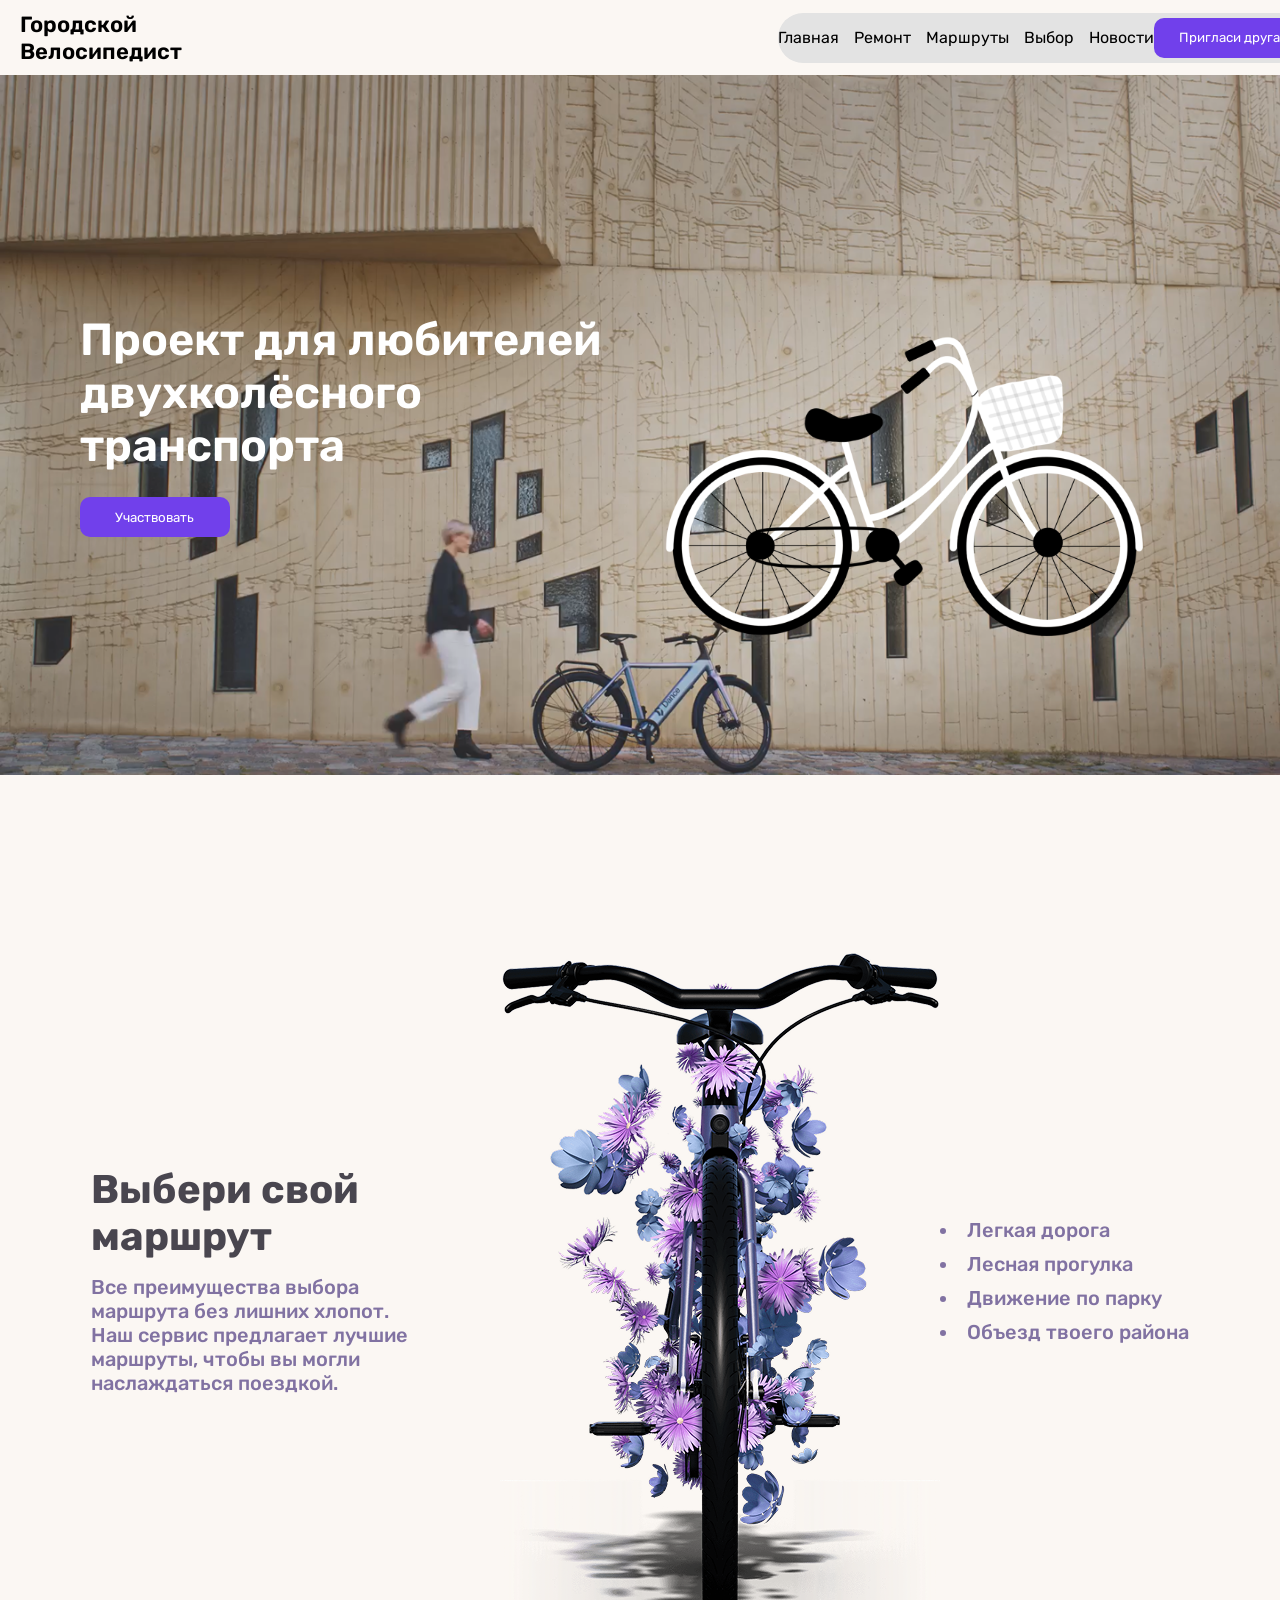
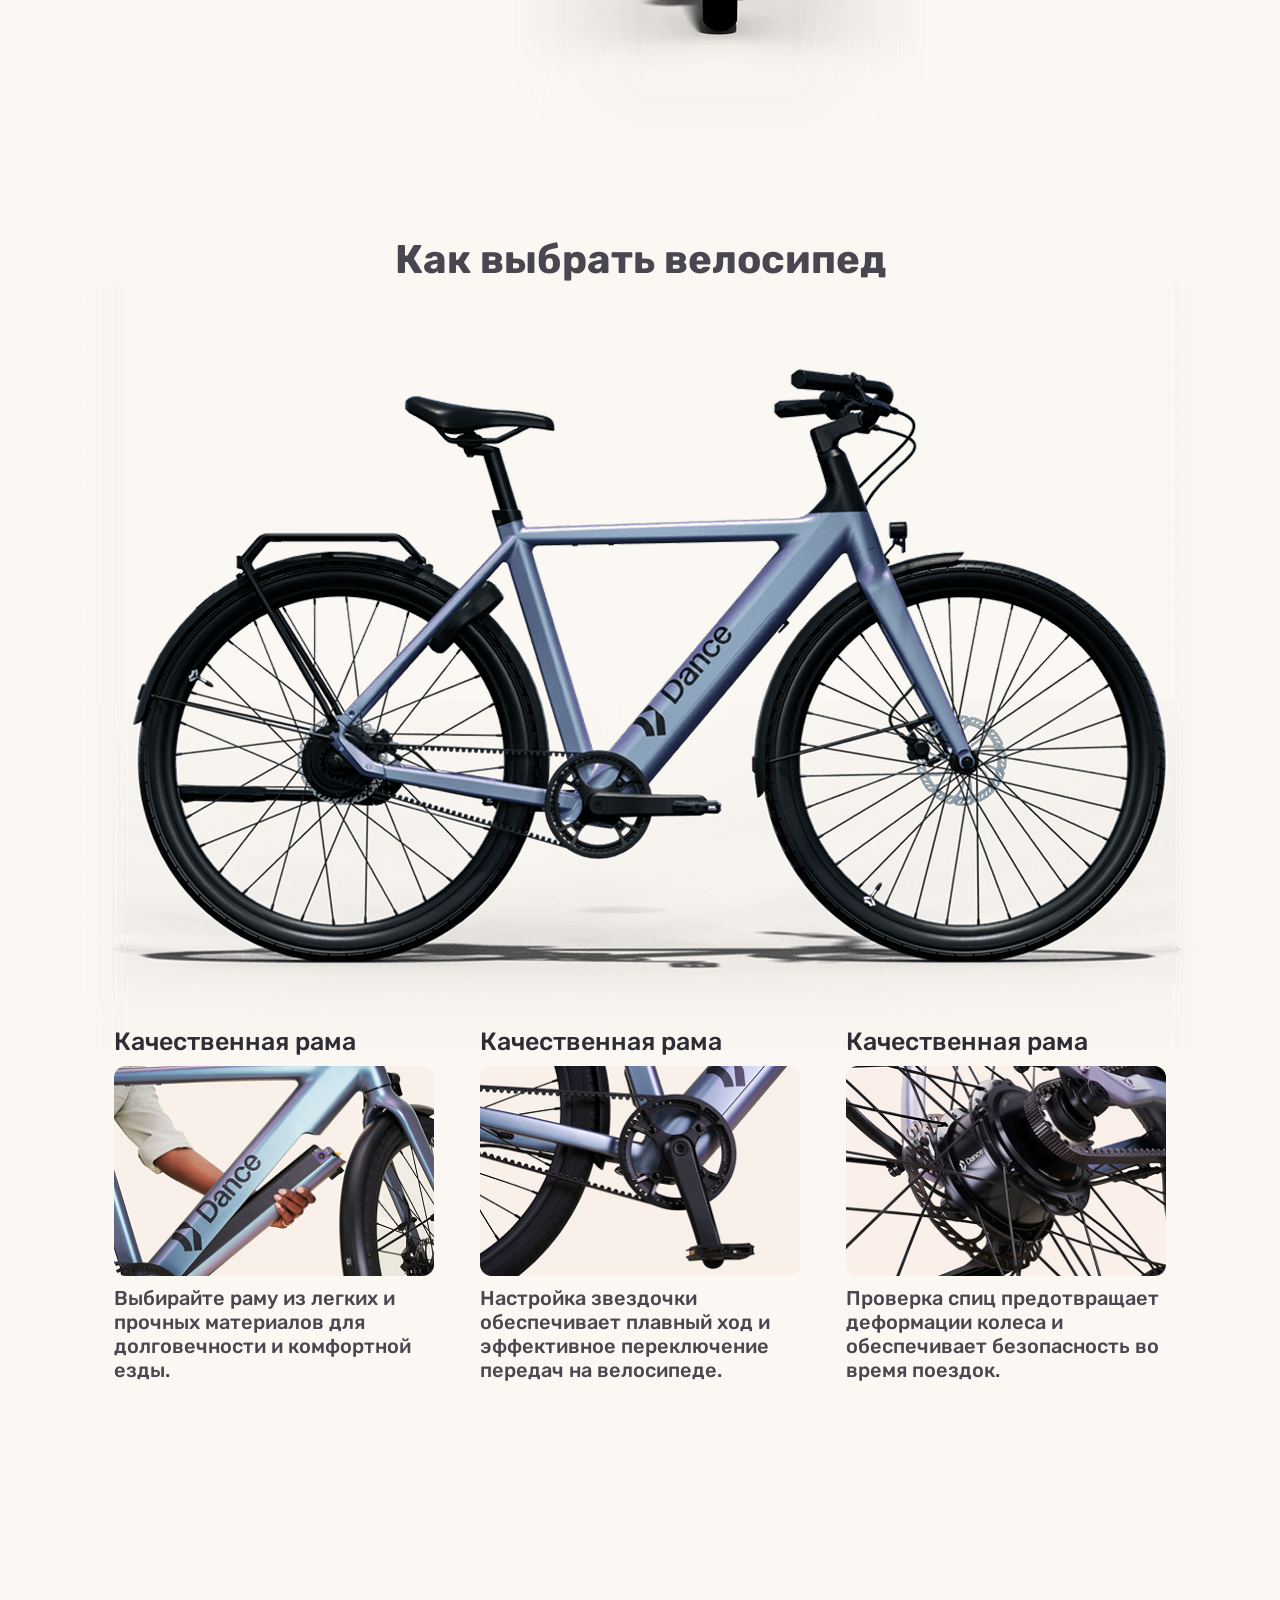
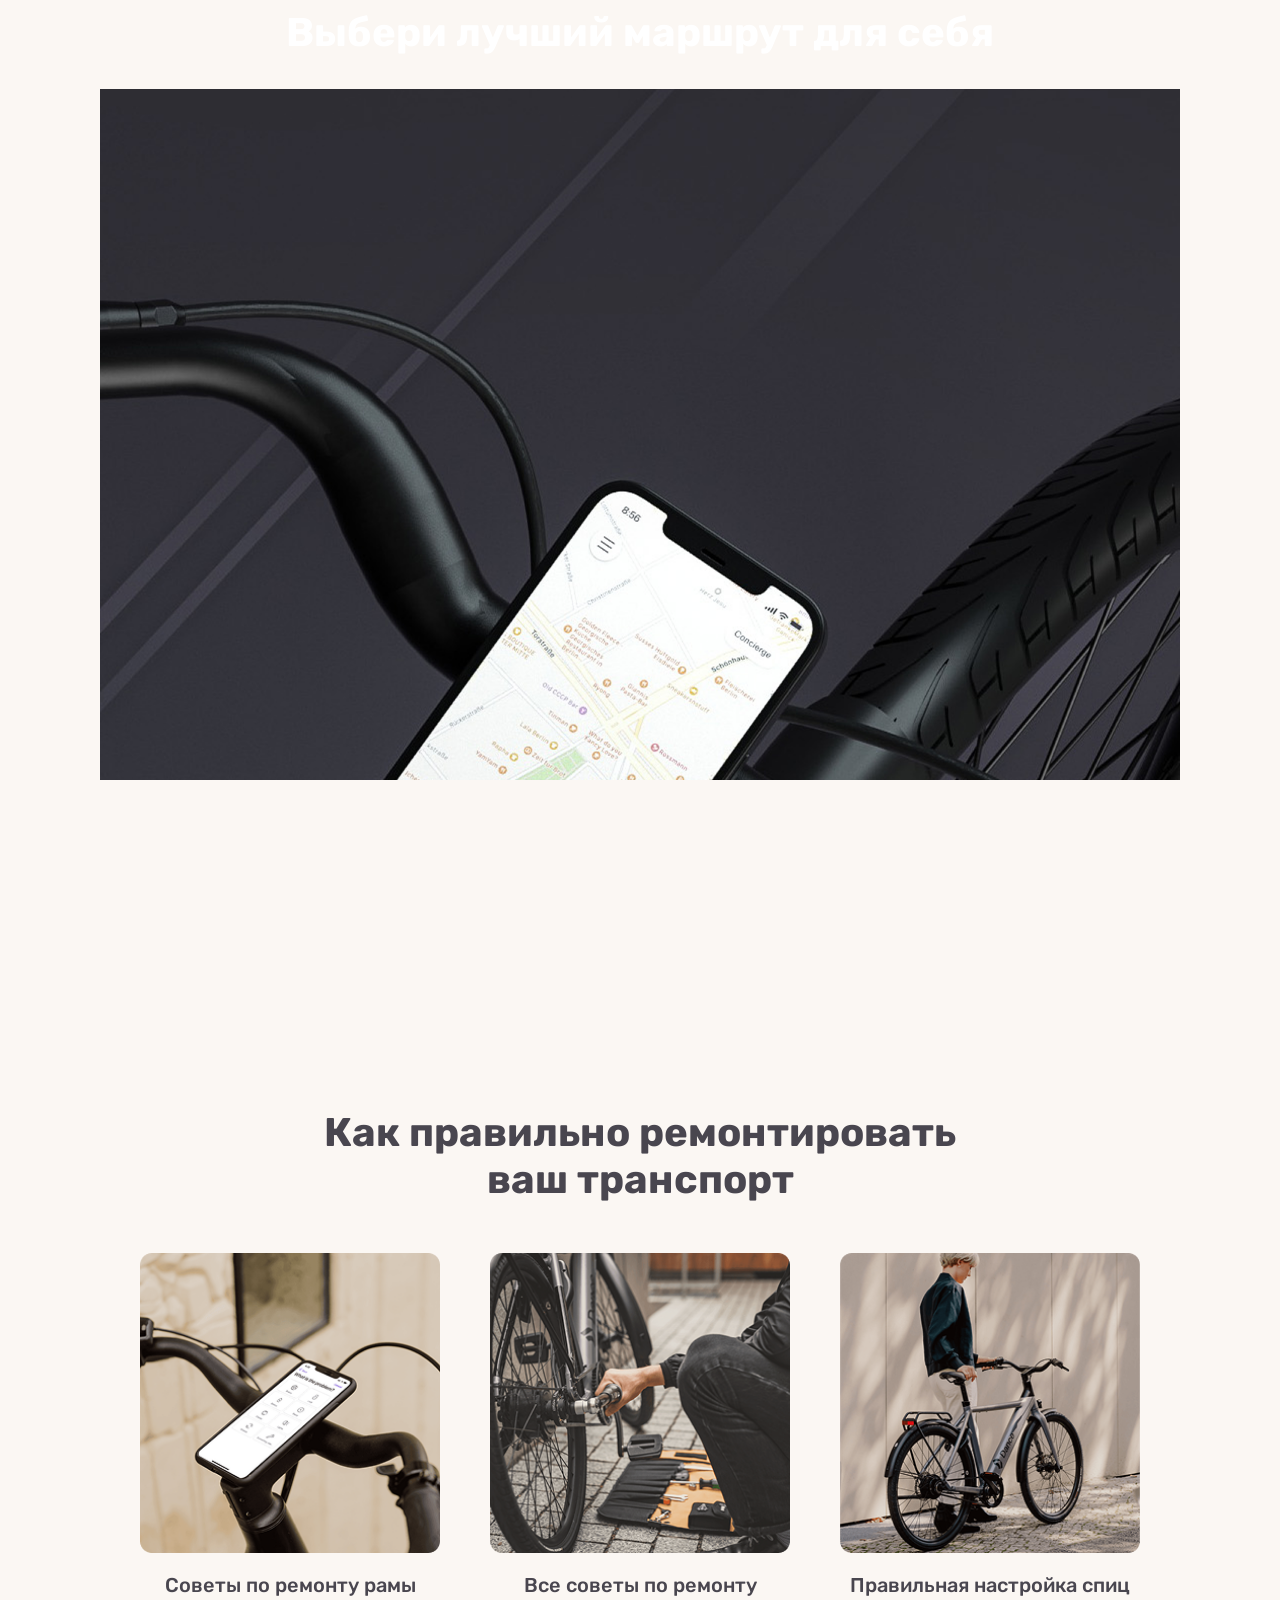
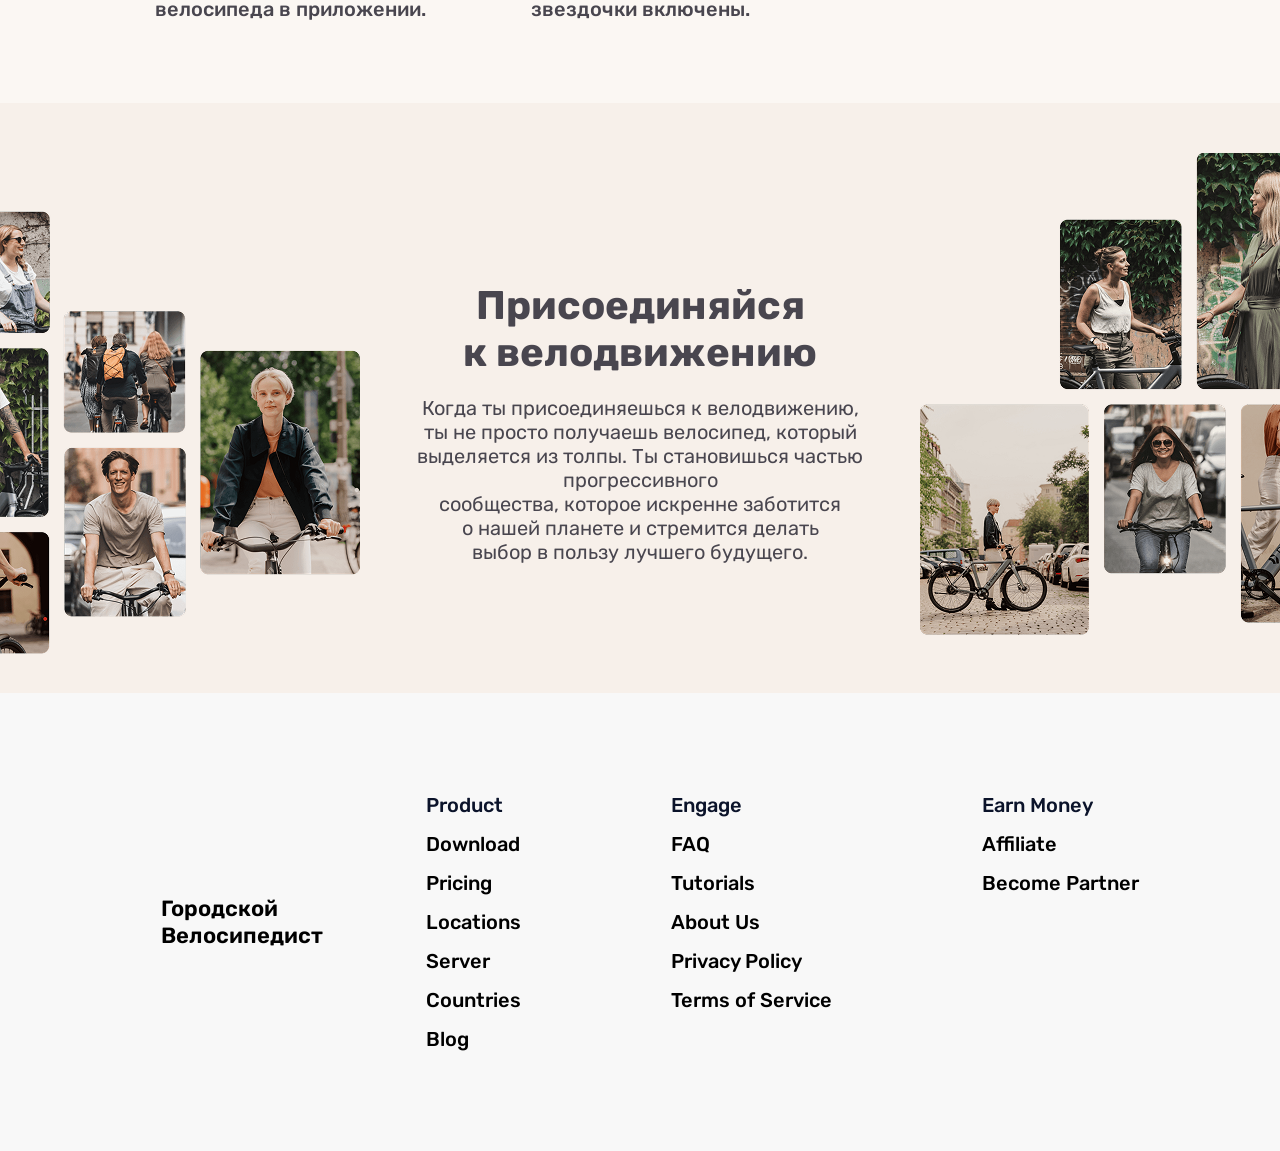
<file: index.html>
<!DOCTYPE html>
<html lang="en">

<head>
    <meta charset="UTF-8">
    <meta name="viewport" content="width=device-width, initial-scale=1.0">
    <title>Городской Велосипедист</title>
    <link rel="stylesheet" href="style.css">
</head>

<body>
    <section>
        <header>
            <div class="nameLogo">Городской <br> Велосипедист</div>
            <div class="navBar">
                <nav>
                    <a href="index.html">Главная</a>
                    <a href="repair.html">Ремонт</a>
                    <a href="#">Маршруты</a>
                    <a href="#">Выбор</a>
                    <a href="news.html">Новости</a>
                </nav>
                <button class="but">Пригласи друга</button>
            </div>
        </header>
        <section class="firstBlock">
            <div class="infoFirst">
                <div style="display: flex; flex-direction: column; gap: 25px;">
                    <h1 style="color: #fff;">Проект для любителей<br>двухколёсного<br>транспорта</h1>
                    <button class="but">Участвовать</button>
                </div>
                <img src="img/bike.png" alt="">
            </div>
        </section>
        <section class="secondBlock">
            <div class="leftBikeSecond">
                <h2>Выбери свой <br>маршрут</h2>
                <h3>Все преимущества выбора <br> маршрута без лишних хлопот. <br> Наш сервис предлагает лучшие
                    <br>маршруты, чтобы вы
                    могли <br> наслаждаться поездкой.
                </h3>
            </div>
            <div class="bikeSecondBlock">
                <img src="img/biketwo.png" alt="bike">
                <div class="liBikeSecond">
                    <h3>
                        <li> Легкая дорога</li>
                    </h3>
                    <h3>
                        <li>Лесная прогулка </li>
                    </h3>
                    <h3>
                        <li>Движение по парку</li>
                    </h3>
                    <h3>
                        <li>Объезд твоего района</li>
                    </h3>
                </div>
            </div>
        </section>

        <section class="threeBlock">
            <div>
                <div class="upThreeBlock">
                    <h2>Как выбрать велосипед</h2>
                    <img src="img/bikeThree.png" alt="bikeThree">
                </div>
                <div class="allCardChoiceBike">
                    <div class="cardChoiceBike">
                        <h4>Качественная рама</h4>
                        <img src="img/rama.png" alt="rama">
                        <h5>Выбирайте раму из легких и прочных материалов для долговечности и комфортной
                            езды.
                        </h5>
                    </div>
                    <div class="cardChoiceBike">
                        <h4>Качественная рама</h4>
                        <img src="img/star.png" alt="star">
                        <h5>Настройка звездочки обеспечивает плавный ход и эффективное переключение передач
                            на велосипеде.
                        </h5>
                    </div>
                    <div class="cardChoiceBike">
                        <h4>Качественная рама</h4>
                        <img src="img/spitca.png" alt="spitca">
                        <h5>Проверка спиц предотвращает деформации колеса и обеспечивает безопасность во время поездок.
                        </h5>
                    </div>
                </div>
            </div>
        </section>

        <section class="mapBlock">
            <h2 style="color: #fff;">Выбери лучший маршрут для себя</h2>
        </section>

        <section class="repairBlock">
            <div>
                <h2>Как правильно ремонтировать <br>
                    ваш транспорт</h2>
            </div>
            <div class="allCardRepair">
                <div class="cardRepair">
                    <img src="img/repairOne.png" alt="repairOne">
                    <h5>Cоветы по ремонту рамы велосипеда в приложении.</h5>
                </div>
                <div class="cardRepair">
                    <img src="img/repairTwo.png" alt="repairTwo">
                    <h5>Все советы по ремонту звездочки включены.</h5>
                </div>
                <div class="cardRepair">
                    <img src="img/repairThree.png" alt="repairThree">
                    <h5>Правильная настройка спиц</h5>
                </div>
            </div>
        </section>
        <section class="lastBlock">

            <img src="img/DawnRight.png">
            <div class="textLastBlock">
                <h2>Присоединяйся <br> к велодвижению</h2>
                <h3 style="color: #49464F; font-weight: 400;">Когда ты присоединяешься к велодвижению, <br> ты не просто
                    получаешь велосипед, который <br> выделяется из
                    толпы. Ты становишься частью прогрессивного <br>сообщества, которое искренне заботится <br> о нашей
                    планете и стремится делать<br> выбор в пользу лучшего будущего.</h3>
            </div>
            <img src="img/DawnLeft.png">

        </section>
        <footer>
            <div class="leftFooter">
                <div class="nameLogo">Городской <br> Велосипедист</div>
            </div>
            <div class="allLinkFooter">
                <div class="linkFooter">
                    <h3 style="color: #0B132A; font-weight: 500;">Product</h3>
                    <h3><a href="#">Download</a></h3>
                    <h3><a href="#">Pricing</a></h3>
                    <h3><a href="#">Locations</a></h3>
                    <h3><a href="#">Server</a></h3>
                    <h3><a href="#">Countries</a></h3>
                    <h3><a href="#">Blog</a></h3>
                </div>
                <div class="linkFooter">
                    <h3 style="color: #0B132A; font-weight: 500;">Engage</h3>

                    <h5><a href="#">FAQ</a></h5>
                    <h5><a href="#">Tutorials</a></h5>
                    <h5><a href="#">About Us</a></h5>
                    <h5><a href="#">Privacy Policy</a></h5>
                    <h5><a href="#">Terms of Service</a></h5>
                </div>
                <div class="linkFooter">
                    <h3 style="color: #0B132A; font-weight: 500;">Earn Money</h3>
                    <h3><a href="#">Affiliate</a></h3>
                    <h3><a href="#">Become Partner</a></h3>
                </div>
            </div>
        </footer>
    </section>
</body>

</html>
</file>
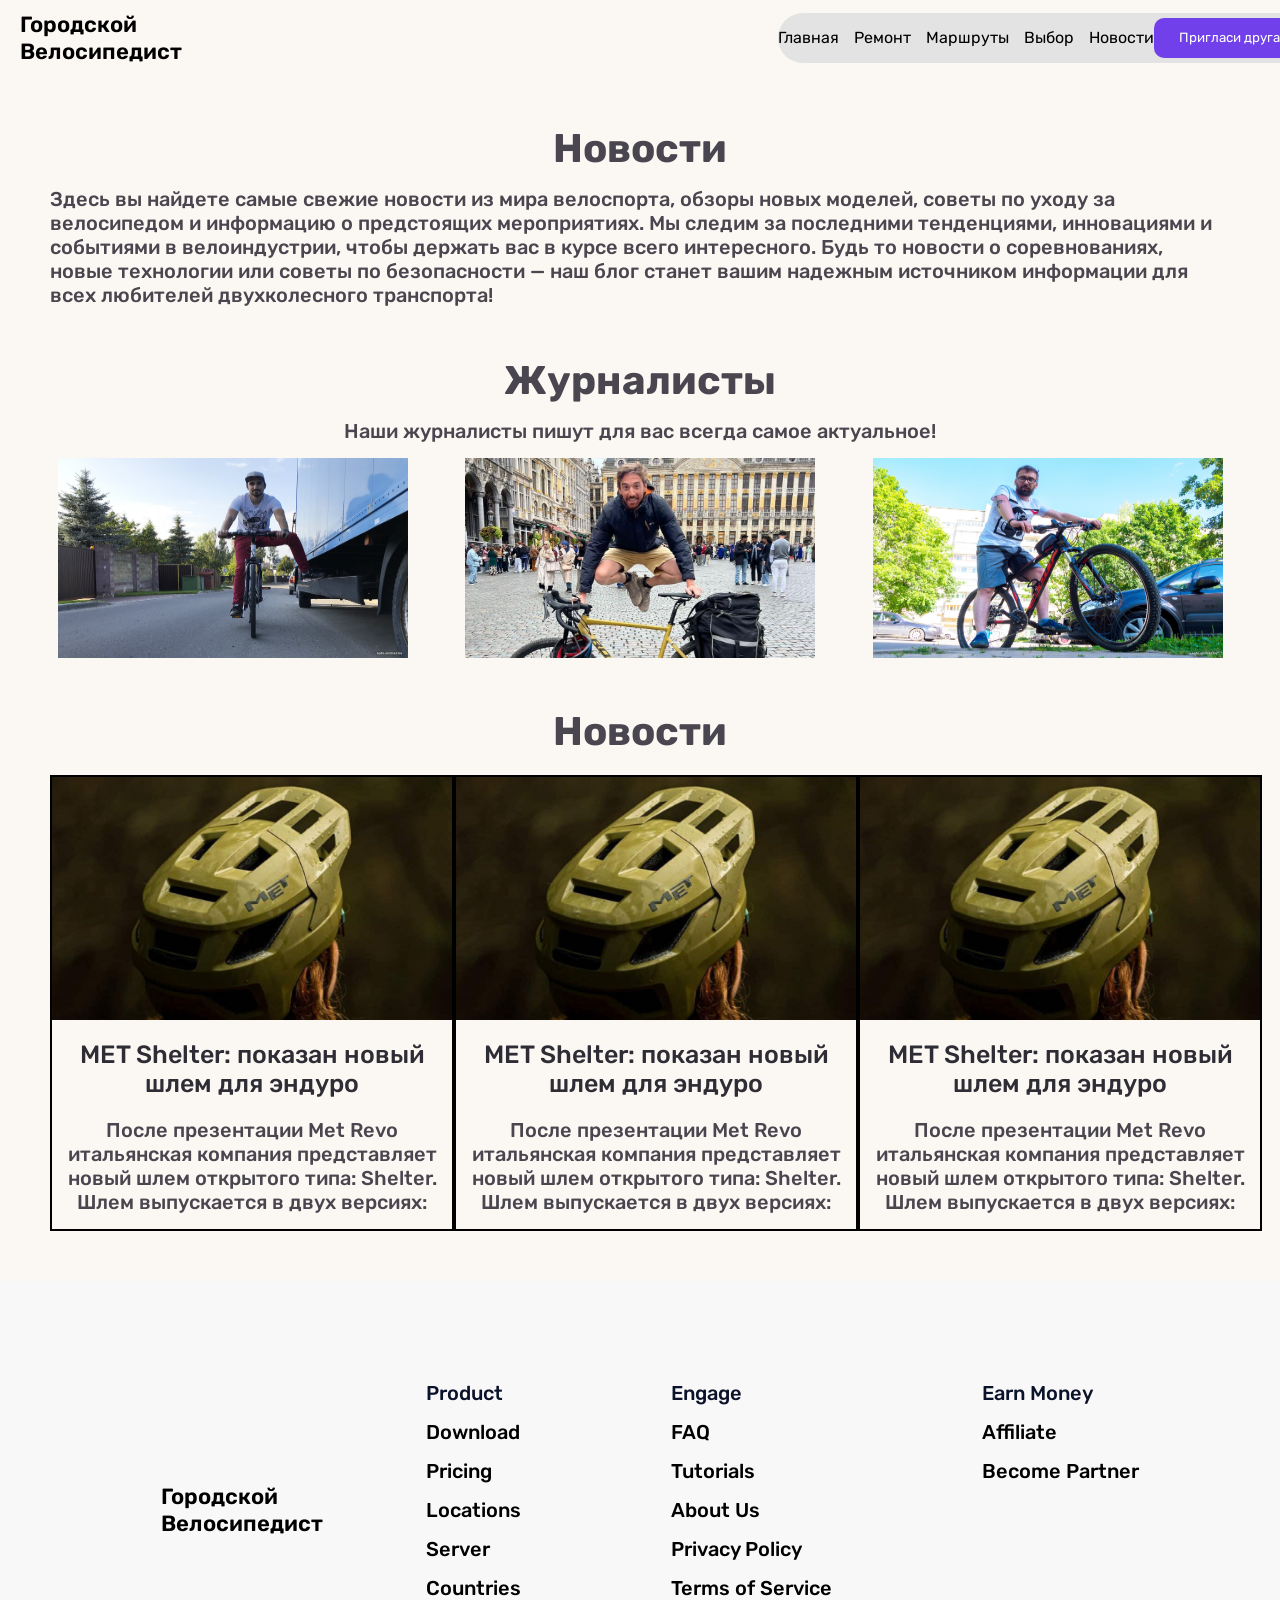
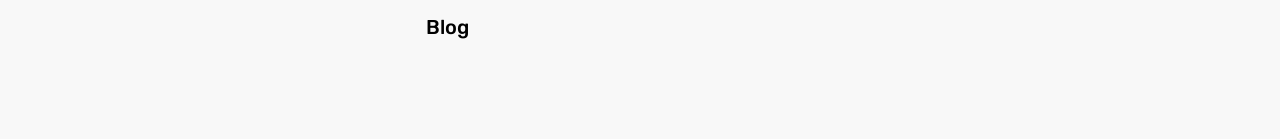
<file: news.html>
<!DOCTYPE html>
<html lang="en">

<head>
    <meta charset="UTF-8">
    <meta name="viewport" content="width=device-width, initial-scale=1.0">
    <title>map</title>
    <link rel="stylesheet" href="style.css">
</head>

<body>
    <header>
        <div class="nameLogo">Городской <br> Велосипедист</div>
        <div class="navBar">
            <nav>
                <a href="index.html">Главная</a>
                <a href="repair.html">Ремонт</a>
                <a href="#">Маршруты</a>
                <a href="#">Выбор</a>
                <a href="news.html">Новости</a>
            </nav>
            <button class="but">Пригласи друга</button>
        </div>
    </header>
    <section class="newsFB">
        <div class="textTitle">
            <h2>Новости</h2>
            <h5>Здесь вы найдете самые свежие новости из мира велоспорта, обзоры новых моделей, советы по уходу за
                велосипедом и информацию о предстоящих мероприятиях. Мы следим за последними тенденциями,
                инновациями и событиями в велоиндустрии, чтобы держать вас в курсе всего интересного. Будь то
                новости о соревнованиях, новые технологии или советы по безопасности — наш блог станет вашим
                надежным источником информации для всех любителей двухколесного транспорта!
            </h5>
        </div>
    </section>
    <section class="newsSB">
        <h2>Журналисты</h2>
        <h5>Наши журналисты пишут для вас всегда самое актуальное!
        </h5>
        <div>
            <img src="img/422480a42b3161b0640c654afa8b4c00.jpeg" alt="">
            <img src="img/462373632_8840022459365989_7484691949564326718_n.jpg" alt="">
            <img src="img/c90f51ecb326887810954fc4f26a04a9.jpeg" alt="">
        </div>
    </section>
    <section class="news">
        <div class="textTitle">
            <h2>Новости</h2>
        </div>
        <div class="newsAllCard">
            <div class="newsCard">
                <img src="img/3333.jpg" alt="">
                <h4>MET Shelter: показан новый шлем для эндуро</h4>
                <h5>
                    После презентации Met Revo итальянская компания представляет новый шлем открытого типа: Shelter.
                    Шлем выпускается в двух версиях:
                </h5>
            </div>
            <div class="newsCard">
                <img src="img/3333.jpg" alt="">
                <h4>MET Shelter: показан новый шлем для эндуро</h4>
                <h5>
                    После презентации Met Revo итальянская компания представляет новый шлем открытого типа: Shelter.
                    Шлем выпускается в двух версиях:
                </h5>
            </div>
            <div class="newsCard">
                <img src="img/3333.jpg" alt="">
                <h4>MET Shelter: показан новый шлем для эндуро</h4>
                <h5>
                    После презентации Met Revo итальянская компания представляет новый шлем открытого типа: Shelter.
                    Шлем выпускается в двух версиях:
                </h5>
            </div>
        </div>
    </section>
    <footer>
        <div class="leftFooter">
            <div class="nameLogo">Городской <br> Велосипедист</div>
        </div>
        <div class="allLinkFooter">
            <div class="linkFooter">
                <h3 style="color: #0B132A; font-weight: 500;">Product</h3>
                <h3><a href="#">Download</a></h3>
                <h3><a href="#">Pricing</a></h3>
                <h3><a href="#">Locations</a></h3>
                <h3><a href="#">Server</a></h3>
                <h3><a href="#">Countries</a></h3>
                <h3><a href="#">Blog</a></h3>
            </div>
            <div class="linkFooter">
                <h3 style="color: #0B132A; font-weight: 500;">Engage</h3>

                <h5><a href="#">FAQ</a></h5>
                <h5><a href="#">Tutorials</a></h5>
                <h5><a href="#">About Us</a></h5>
                <h5><a href="#">Privacy Policy</a></h5>
                <h5><a href="#">Terms of Service</a></h5>
            </div>
            <div class="linkFooter">
                <h3 style="color: #0B132A; font-weight: 500;">Earn Money</h3>
                <h3><a href="#">Affiliate</a></h3>
                <h3><a href="#">Become Partner</a></h3>
            </div>
        </div>
    </footer>

</body>

</html>
</file>
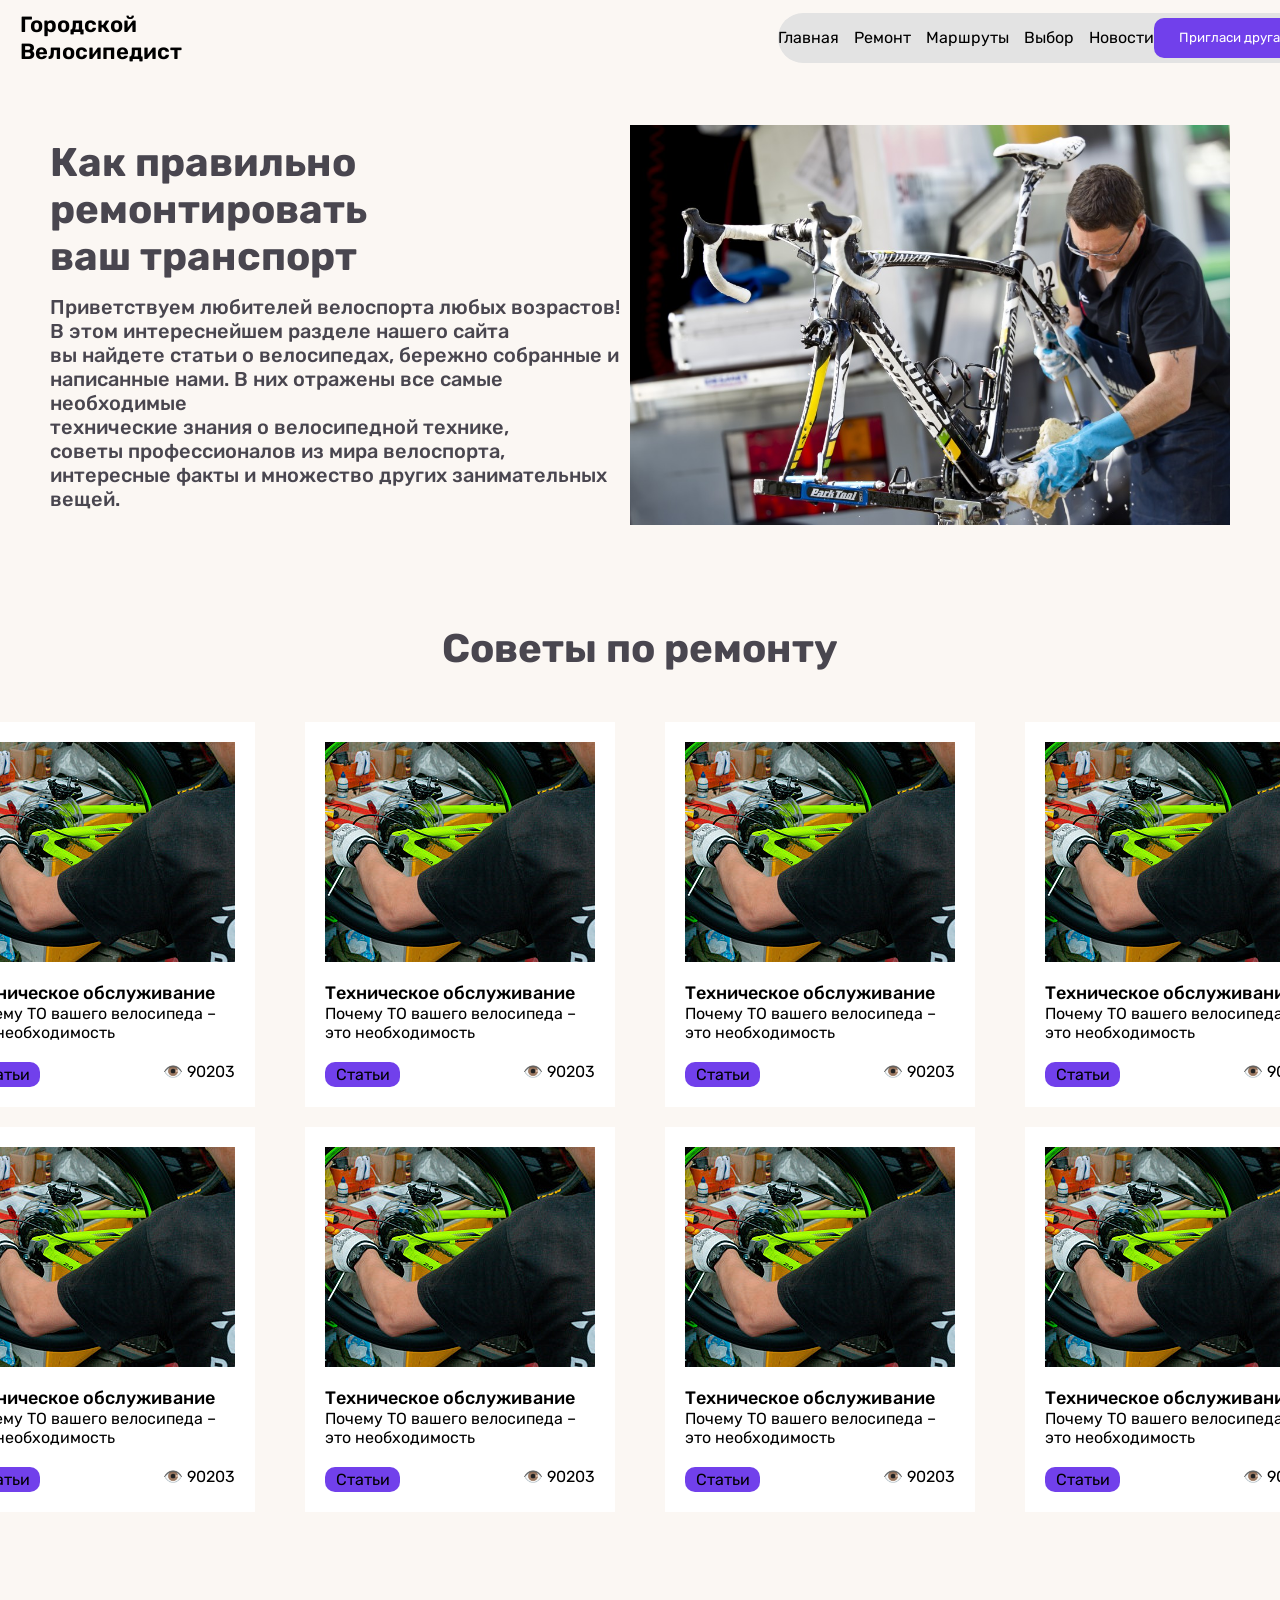
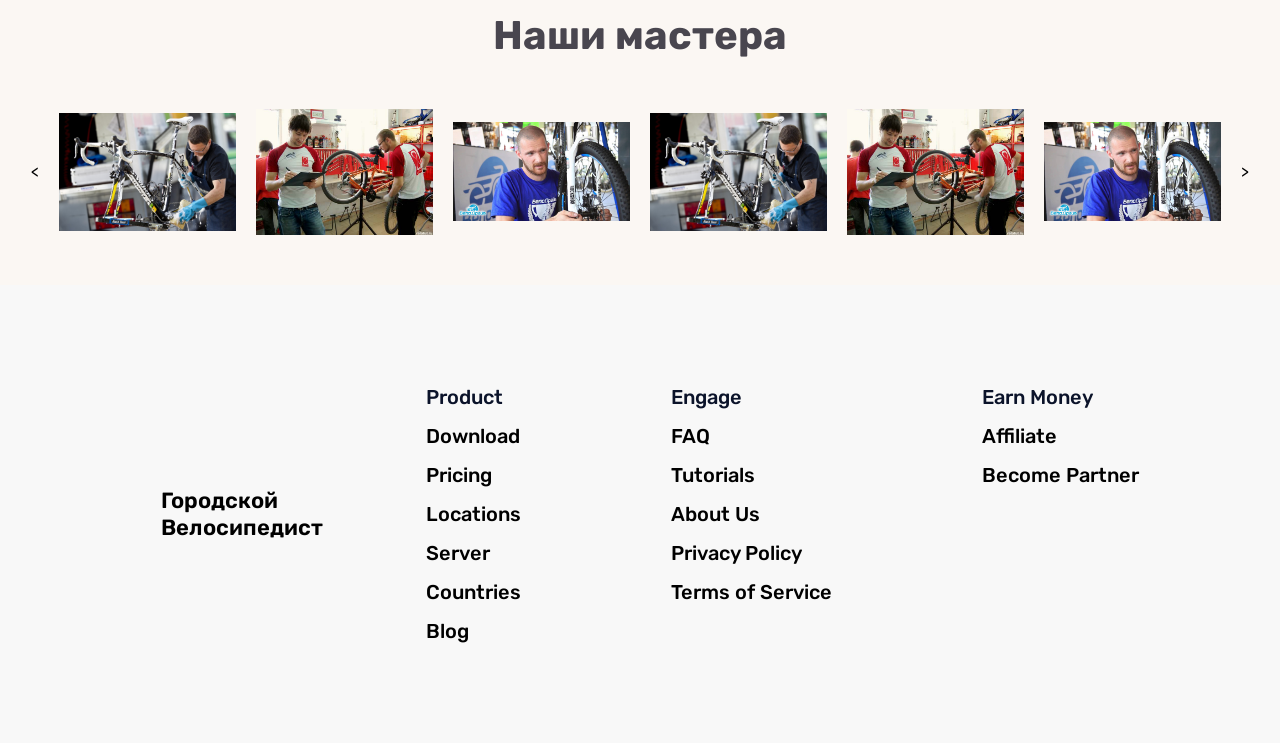
<file: repair.html>
<!DOCTYPE html>
<html lang="en">

<head>
    <meta charset="UTF-8">
    <meta name="viewport" content="width=device-width, initial-scale=1.0">
    <title>repair</title>
    <link rel="stylesheet" href="style.css">
</head>

<body>
    <header>
        <div class="nameLogo">Городской <br> Велосипедист</div>
        <div class="navBar">
            <nav>
                <a href="index.html">Главная</a>
                <a href="repair.html">Ремонт</a>
                <a href="#">Маршруты</a>
                <a href="#">Выбор</a>
                <a href="news.html">Новости</a>
            </nav>
            <button class="but">Пригласи друга</button>
        </div>
    </header>
    <section class="repairFB">
        <div class="textTitle">
            <h2>Как правильно ремонтировать <br>
                ваш транспорт</h2>
            <h5>Приветствуем любителей велоспорта любых возрастов! <br>
                В этом интереснейшем разделе нашего сайта <br> вы найдете статьи о велосипедах, бережно собранные и <br>
                написанные нами. В них отражены все самые необходимые <br>технические знания о велосипедной технике,
                <br> советы
                профессионалов из мира велоспорта, <br>интересные факты и множество других занимательных вещей.
            </h5>
        </div>
        <img src="img/samostoyatelnoe-obslujivanie-velosipeda-1-1-1.jpg" alt="">
    </section>
    <section class="repairSB">
        <h2>Советы по ремонту</h2>
        <div class="allRepairCard">
            <div class="upAllRepairCard">
                <div class="repairCard">
                    <img src="img/to-anons.jpg">
                    <div>
                        <div class="titleRepairCard">Техническое обслуживание</div>
                        <div class="decriptionRepairCard"> Почему ТО вашего велосипеда – это необходимость</div>
                    </div>
                    <div class="infoRepairCard">
                        <div class="descriptionInfoRepairCard">Статьи</div>
                        <div>👁️ 90203</div>
                    </div>
                </div>
                <div class="repairCard">
                    <img src="img/to-anons.jpg">
                    <div>
                        <div class="titleRepairCard">Техническое обслуживание</div>
                        <div class="decriptionRepairCard"> Почему ТО вашего велосипеда – это необходимость</div>
                    </div>
                    <div class="infoRepairCard">
                        <div class="descriptionInfoRepairCard">Статьи</div>
                        <div>👁️ 90203</div>
                    </div>
                </div>
                <div class="repairCard">
                    <img src="img/to-anons.jpg">
                    <div>
                        <div class="titleRepairCard">Техническое обслуживание</div>
                        <div class="decriptionRepairCard"> Почему ТО вашего велосипеда – это необходимость</div>
                    </div>
                    <div class="infoRepairCard">
                        <div class="descriptionInfoRepairCard">Статьи</div>
                        <div>👁️ 90203</div>
                    </div>
                </div>
                <div class="repairCard">
                    <img src="img/to-anons.jpg">
                    <div>
                        <div class="titleRepairCard">Техническое обслуживание</div>
                        <div class="decriptionRepairCard"> Почему ТО вашего велосипеда – это необходимость</div>
                    </div>
                    <div class="infoRepairCard">
                        <div class="descriptionInfoRepairCard">Статьи</div>
                        <div>👁️ 90203</div>
                    </div>
                </div>
            </div>
            <div class="upAllRepairCard">

                <div class="repairCard">
                    <img src="img/to-anons.jpg">
                    <div>
                        <div class="titleRepairCard">Техническое обслуживание</div>
                        <div class="decriptionRepairCard"> Почему ТО вашего велосипеда – это необходимость</div>
                    </div>
                    <div class="infoRepairCard">
                        <div class="descriptionInfoRepairCard">Статьи</div>
                        <div>👁️ 90203</div>
                    </div>
                </div>
                <div class="repairCard">
                    <img src="img/to-anons.jpg">
                    <div>
                        <div class="titleRepairCard">Техническое обслуживание</div>
                        <div class="decriptionRepairCard"> Почему ТО вашего велосипеда – это необходимость</div>
                    </div>
                    <div class="infoRepairCard">
                        <div class="descriptionInfoRepairCard">Статьи</div>
                        <div>👁️ 90203</div>
                    </div>
                </div>
                <div class="repairCard">
                    <img src="img/to-anons.jpg">
                    <div>
                        <div class="titleRepairCard">Техническое обслуживание</div>
                        <div class="decriptionRepairCard"> Почему ТО вашего велосипеда – это необходимость</div>
                    </div>
                    <div class="infoRepairCard">
                        <div class="descriptionInfoRepairCard">Статьи</div>
                        <div>👁️ 90203</div>
                    </div>
                </div>
                <div class="repairCard">
                    <img src="img/to-anons.jpg">
                    <div>
                        <div class="titleRepairCard">Техническое обслуживание</div>
                        <div class="decriptionRepairCard"> Почему ТО вашего велосипеда – это необходимость</div>
                    </div>
                    <div class="infoRepairCard">
                        <div class="descriptionInfoRepairCard">Статьи</div>
                        <div>👁️ 90203</div>
                    </div>
                </div>
            </div>
        </div>
    </section>
    <section class="repairTB">
        <h2>Наши мастера</h2>
        <div>
            < <img src="img/samostoyatelnoe-obslujivanie-velosipeda-1-1-1.jpg">
                <img src="img/136.jpg">
                <img src="img/maxresdefault.jpg">
                <img src="img/samostoyatelnoe-obslujivanie-velosipeda-1-1-1.jpg">
                <img src="img/136.jpg">
                <img src="img/maxresdefault.jpg">
                >
        </div>

    </section>
    <footer>
        <div class="leftFooter">
            <div class="nameLogo">Городской <br> Велосипедист</div>
        </div>
        <div class="allLinkFooter">
            <div class="linkFooter">
                <h3 style="color: #0B132A; font-weight: 500;">Product</h3>
                <h3><a href="#">Download</a></h3>
                <h3><a href="#">Pricing</a></h3>
                <h3><a href="#">Locations</a></h3>
                <h3><a href="#">Server</a></h3>
                <h3><a href="#">Countries</a></h3>
                <h3><a href="#">Blog</a></h3>
            </div>
            <div class="linkFooter">
                <h3 style="color: #0B132A; font-weight: 500;">Engage</h3>

                <h5><a href="#">FAQ</a></h5>
                <h5><a href="#">Tutorials</a></h5>
                <h5><a href="#">About Us</a></h5>
                <h5><a href="#">Privacy Policy</a></h5>
                <h5><a href="#">Terms of Service</a></h5>
            </div>
            <div class="linkFooter">
                <h3 style="color: #0B132A; font-weight: 500;">Earn Money</h3>
                <h3><a href="#">Affiliate</a></h3>
                <h3><a href="#">Become Partner</a></h3>
            </div>
        </div>
    </footer>
</body>

</html>
</file>
<file: style.css>
@import url('https://fonts.googleapis.com/css2?family=Rubik:ital,wght@0,300..900;1,300..900&display=swap');

* {
    margin: 0;
    padding: 0;
    font-family: "Rubik", sans-serif;

}

body {
    background-color: #FBF7F3;
}

header {
    display: flex;
    justify-content: space-around;
    gap: 45vw;
    background-color: #FBF7F3;
    height: 75px;
    align-items: center;

}

.nameLogo {
    font-weight: 600;
    font-size: 22px;
    margin: 20px;
}

.navBar {
    display: flex;
    justify-content: space-around;
    background-color: #e3e3e3;
    width: 800px;
    height: 50px;
    align-items: center;
    border-radius: 50px;

}

nav {
    display: flex;
    gap: 15px;
    justify-content: center;
}

a {
    text-decoration: none;
    color: #000;

}

.but {
    background-color: #7140EB;
    width: 150px;
    height: 40px;
    color: #fff;
    border-radius: 10px;
    border: none;
    cursor: pointer;
}

.firstBlock {
    background: url(img/phoneFirstBlock.png) center / contain no-repeat;
    background-size: cover;
    width: 100%;
    height: 700px;
    display: flex;
    align-items: center;

}

.infoFirst {
    display: flex;
    align-items: center;
    width: 100%;
    justify-content: center;
}

h1 {
    font-size: 45px;
    font-weight: 600;
}

.firstBlock>.infoFirst>img {
    width: 600px;
    height: 600px;
}

h2 {
    color: #49464F;
    font-size: 40px;
}

.secondBlock {
    padding: 5 0px;

    display: flex;
    justify-content: space-evenly;
    align-items: center;
}

.bikeSecondBlock {
    display: flex;
    align-items: center;
}

h3 {
    color: #8172A2;
    font-size: 20px;
    font-weight: 500;
}

.liBikeSecond {
    display: flex;
    flex-direction: column;
    gap: 10px;
}

.leftBikeSecond {
    display: flex;
    flex-direction: column;
    gap: 15px;
}

.threeBlock {
    padding: 50px;
    display: flex;
    justify-content: center;
    align-items: center;
}

.upThreeBlock {
    display: flex;
    flex-direction: column;
    align-items: center;

}

.cardChoiceBike {
    display: flex;
    flex-direction: column;
    justify-content: center;
    gap: 10px;
    width: 320px;
    height: 210px;
}

.cardChoiceBike>img {
    width: 320px;
    height: 210px;
}

h4 {
    color: #2E2C34;
    font-size: 25px;
    font-weight: 500;
}

h5 {
    color: #49464F;
    font-size: 20px;
    font-weight: 500;
}

.allCardChoiceBike {
    display: flex;
    justify-content: space-between;
    padding: 50px;

}

.mapBlock {
    margin: 100px;
    background: url(img/map.png) center / contain no-repeat;
    height: 850px;
    text-align: center;
    padding: 100px;
}

.repairBlock {
    padding: 50px;
    display: flex;
    justify-content: space-around;
    flex-direction: column;
    align-items: center;
    gap: 50px;
    text-align: center;
    margin: 100px;
}

.cardRepair {
    display: flex;
    flex-direction: column;
    width: 300px;
    height: 300px;
    gap: 20px;
    text-align: center;
}

.allCardRepair {
    display: flex;
    gap: 50px;
}


.textLastBlock {

    display: flex;
    flex-direction: column;
    gap: 20px;
}


.lastBlock {
    background-color: #F7F0EA;
    padding-top: 50px;
    display: flex;
    justify-content: space-between;
    align-items: center;
    text-align: center;
}

footer {
    background-color: #F8F8F8;
    display: flex;
    padding: 100px;
    justify-content: space-around;
    align-items: center;
}




.allLinkFooter {
    display: flex;
    gap: 150px;
}

.linkFooter {
    display: flex;
    flex-direction: column;
    gap: 15px
}

.leftFooter {
    display: flex;
    flex-direction: column;
    align-items: baseline;
    gap: 20px;
}

.repairFB {
    padding: 50px;
    display: flex;
    justify-content: space-between;
    align-items: center;
}

.repairFB>img {
    width: 600px;
}

.textTitle {
    display: flex;
    gap: 15px;
    flex-direction: column;
    align-items: center;
}

.titleRepairCard {
    font-size: 18px;
    font-weight: 500;
}

.repairCard {
    display: flex;
    flex-direction: column;
    gap: 20px;
    width: 270px;
    background-color: #fff;
    padding: 20px;
}

.descriptionInfoRepairCard {
    display: flex;
    justify-content: center;
    align-items: center;
    background-color: #7140EB;
    width: 75px;
    height: 25px;
    border-radius: 10px;
}

.infoRepairCard {
    display: flex;
    justify-content: space-between;
}

.upAllRepairCard {
    display: flex;
    justify-content: center;
    gap: 50px;
}


.allRepairCard {
    display: flex;
    flex-direction: column;
    justify-content: center;
    gap: 20px;
}

.repairSB {
    padding: 50px;
    display: flex;
    flex-direction: column;
    align-items: center;
    gap: 50px;
}

.repairTB {
    align-items: center;
    padding: 50px;
    display: flex;
    flex-direction: column;
    justify-content: center;
    gap: 50px;
}

.repairTB>div>img {
    width: 15%;
}

.repairTB>div {
    display: flex;
    justify-content: center;
    align-items: center;
    gap: 20px;
}

.newsFB {
    padding: 50px;
    display: flex;
    justify-content: space-between;
    align-items: center;

}

.newsSB {
    padding: 50;
    display: flex;
    flex-direction: column;
    justify-content: center;
    align-items: center;
    gap: 15px;
}

.newsSB>div {

    display: flex;
    justify-content: space-evenly;
    width: 100%;
}

.newsSB>div>img {
    width: 350px;
    height: 200px;
}

.news {
    display: flex;
    flex-direction: column;
    padding: 50px;
}

.newsCard {
    margin-top: 20px;
    width: 400px;
    display: flex;
    flex-direction: column;
    text-align: center;
    gap: 20px;
    cursor: pointer;
    border: 2px solid #000;
    padding-bottom: 15px;
}

.newsCard>img {
    width: 400px;
}

.newsAllCard {
    display: flex;
    justify-content: space-between;
}

@media (min-width: 992px) and (max-width: 1199px) {

    header {
        gap: 100px;
    }


    .navBar {
        justify-content: space-around;

    }

    .firstBlock {
   
        width: 100%;
        height: 700px;
        display: flex;
        align-items: center;

    }

    .infoFirst {
        display: flex;
        align-items: center;
        width: 100%;
        justify-content: space-around;
    }

    h1 {
        font-size: 42px;
        font-weight: 600;
    }

    .firstBlock>.infoFirst>img {
        width: 600px;
        height: 600px;
    }

    h2 {
        color: #49464F;
        font-size: 40px;
    }


}
</file>
